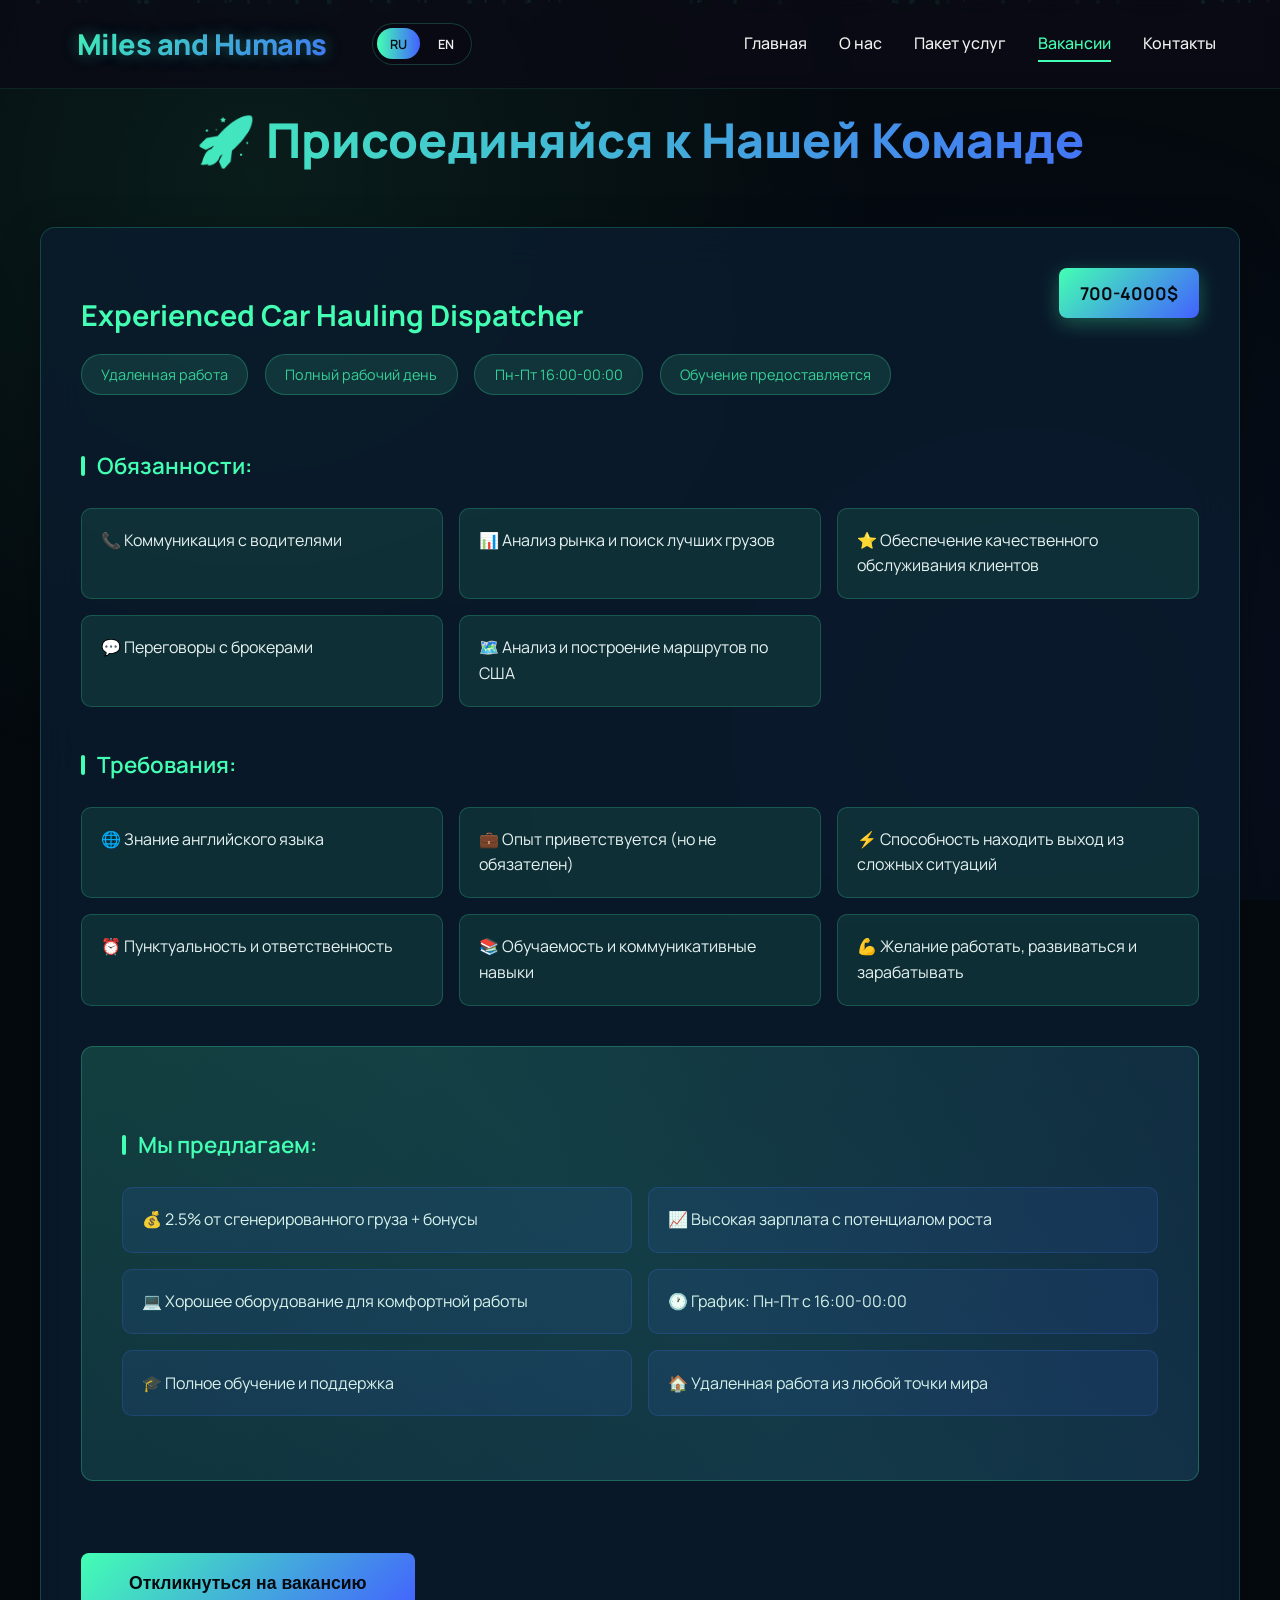
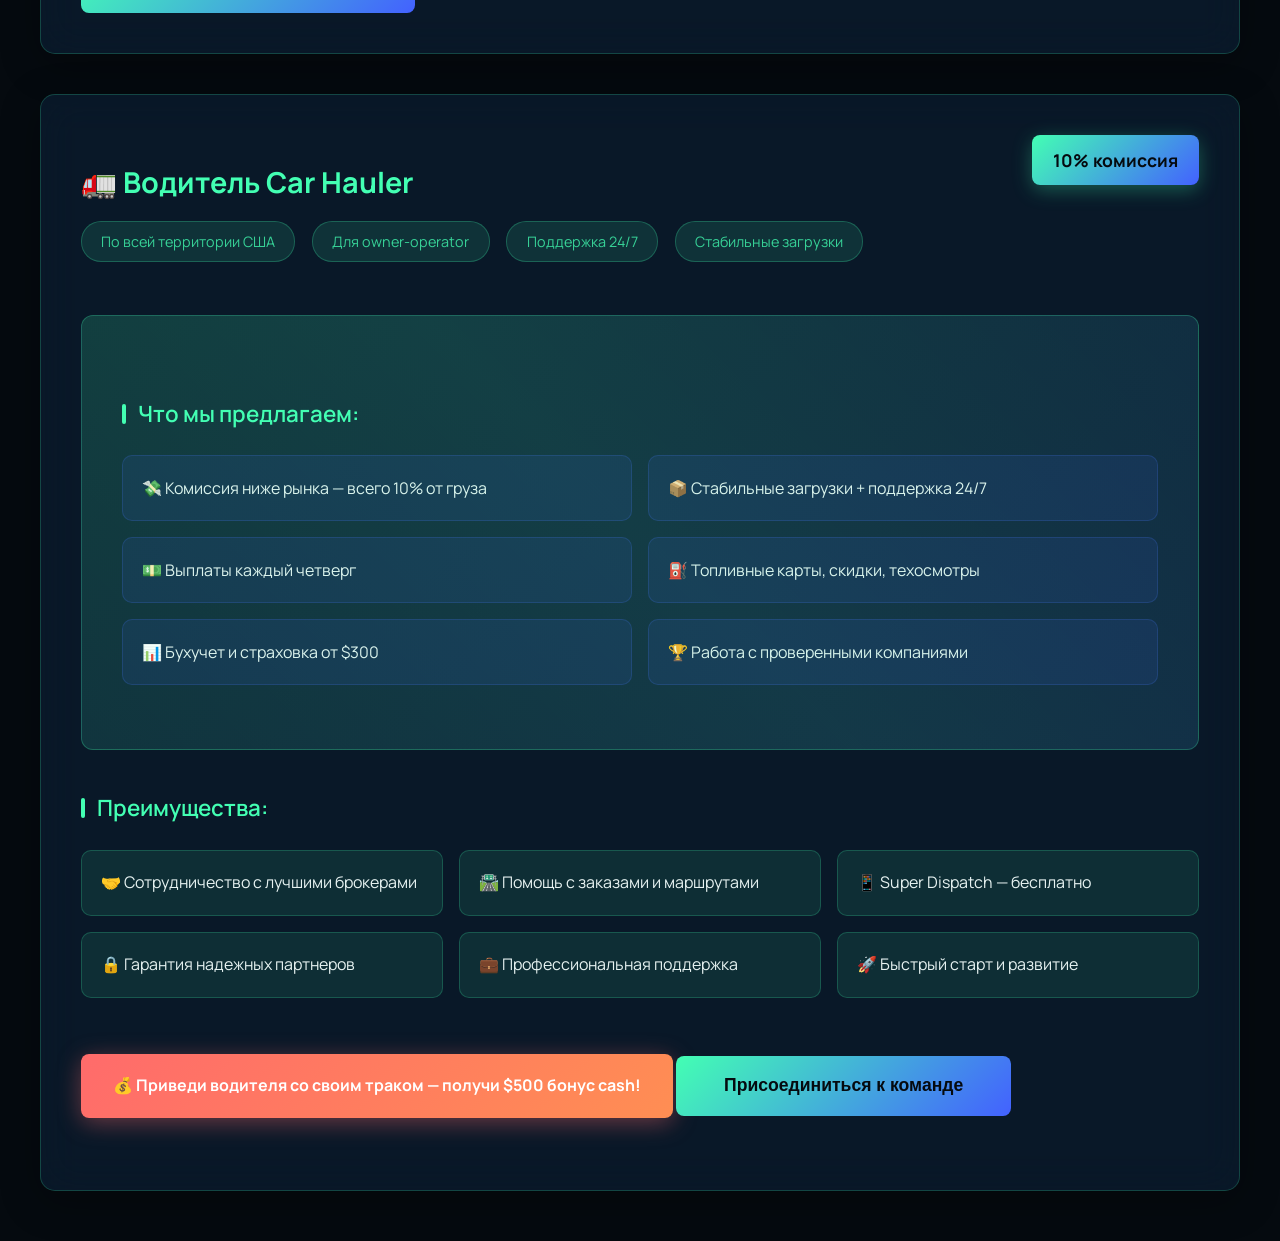
<file: vacancies.html>
<!DOCTYPE html>
<html lang="ru">
<head>
    <meta charset="UTF-8">
    <meta name="viewport" content="width=device-width, initial-scale=1.0">
    <title>Вакансии - Miles and Humans</title>
    <link href="https://fonts.googleapis.com/css2?family=Manrope:wght@300;400;600;800&display=swap" rel="stylesheet">
    <link rel="stylesheet" href="https://cdnjs.cloudflare.com/ajax/libs/font-awesome/6.4.0/css/all.min.css">
    <link rel="stylesheet" href="style.css">
</head>
<body>
    <!-- Фоновые элементы -->
    <div class="bg-3d"></div>
    <div class="particles" id="particles"></div>

    <header class="top-nav">
        <div class="logo-container">
            <div class="logo">Miles and Humans</div>
            <!-- LANGUAGE SWITCHER -->
            <div class="lang-switcher">
                <button class="lang-btn active" data-lang="ru">RU</button>
                <button class="lang-btn" data-lang="en">EN</button>
            </div>
        </div>
        <nav>
            <a href="index.html" data-ru="Главная" data-en="Home">Главная</a>
            <a href="about.html" data-ru="О нас" data-en="About">О нас</a>
            <a href="services.html" data-ru="Пакет услуг" data-en="Services">Пакет услуг</a>
            <a href="vacancies.html" data-ru="Вакансии" data-en="Careers">Вакансии</a>
            <a href="contact.html" data-ru="Контакты" data-en="Contact">Контакты</a>
        </nav>
    </header>

    <div class="vacancies-container">
        <h1 class="page-title" data-ru="🚀 Присоединяйся к Нашей Команде" data-en="🚀 Join Our Team">🚀 Присоединяйся к Нашей Команде</h1>

        <!-- Вакансия диспетчера -->
        <div class="vacancy-card">
            <div class="vacancy-header">
                <div>
                    <h2 class="vacancy-title" data-ru="Experienced Car Hauling Dispatcher" data-en="Experienced Car Hauling Dispatcher">Experienced Car Hauling Dispatcher</h2>
                    <div class="vacancy-subtitle">
                        <span class="tag" data-ru="Удаленная работа" data-en="Remote Work">Удаленная работа</span>
                        <span class="tag" data-ru="Полный рабочий день" data-en="Full Time">Полный рабочий день</span>
                        <span class="tag" data-ru="Пн-Пт 16:00-00:00" data-en="Mon-Fri 16:00-00:00">Пн-Пт 16:00-00:00</span>
                        <span class="tag" data-ru="Обучение предоставляется" data-en="Training Provided">Обучение предоставляется</span>
                    </div>
                </div>
                <div class="salary">700-4000$</div>
            </div>

            <h3 class="section-title" data-ru="Обязанности:" data-en="Responsibilities:">Обязанности:</h3>
            <div class="requirements-grid">
                <div class="requirement-item" data-ru="📞 Коммуникация с водителями" data-en="📞 Communication with drivers">📞 Коммуникация с водителями</div>
                <div class="requirement-item" data-ru="📊 Анализ рынка и поиск лучших грузов" data-en="📊 Market analysis and finding the best loads">📊 Анализ рынка и поиск лучших грузов</div>
                <div class="requirement-item" data-ru="⭐ Обеспечение качественного обслуживания клиентов" data-en="⭐ Providing quality customer service">⭐ Обеспечение качественного обслуживания клиентов</div>
                <div class="requirement-item" data-ru="💬 Переговоры с брокерами" data-en="💬 Negotiations with brokers">💬 Переговоры с брокерами</div>
                <div class="requirement-item" data-ru="🗺️ Анализ и построение маршрутов по США" data-en="🗺️ Analysis and route planning across USA">🗺️ Анализ и построение маршрутов по США</div>
            </div>

            <h3 class="section-title" data-ru="Требования:" data-en="Requirements:">Требования:</h3>
            <div class="requirements-grid">
                <div class="requirement-item" data-ru="🌐 Знание английского языка" data-en="🌐 English language knowledge">🌐 Знание английского языка</div>
                <div class="requirement-item" data-ru="💼 Опыт приветствуется (но не обязателен)" data-en="💼 Experience welcome (but not required)">💼 Опыт приветствуется (но не обязателен)</div>
                <div class="requirement-item" data-ru="⚡ Способность находить выход из сложных ситуаций" data-en="⚡ Ability to find solutions in difficult situations">⚡ Способность находить выход из сложных ситуаций</div>
                <div class="requirement-item" data-ru="⏰ Пунктуальность и ответственность" data-en="⏰ Punctuality and responsibility">⏰ Пунктуальность и ответственность</div>
                <div class="requirement-item" data-ru="📚 Обучаемость и коммуникативные навыки" data-en="📚 Learning ability and communication skills">📚 Обучаемость и коммуникативные навыки</div>
                <div class="requirement-item" data-ru="💪 Желание работать, развиваться и зарабатывать" data-en="💪 Desire to work, develop and earn">💪 Желание работать, развиваться и зарабатывать</div>
            </div>

            <div class="highlight-box">
                <h3 class="section-title" data-ru="Мы предлагаем:" data-en="We Offer:">Мы предлагаем:</h3>
                <div class="offer-grid">
                    <div class="offer-item" data-ru="💰 2.5% от сгенерированного груза + бонусы" data-en="💰 2.5% of generated load + bonuses">💰 2.5% от сгенерированного груза + бонусы</div>
                    <div class="offer-item" data-ru="📈 Высокая зарплата с потенциалом роста" data-en="📈 High salary with growth potential">📈 Высокая зарплата с потенциалом роста</div>
                    <div class="offer-item" data-ru="💻 Хорошее оборудование для комфортной работы" data-en="💻 Good equipment for comfortable work">💻 Хорошее оборудование для комфортной работы</div>
                    <div class="offer-item" data-ru="🕐 График: Пн-Пт с 16:00-00:00" data-en="🕐 Schedule: Mon-Fri 16:00-00:00">🕐 График: Пн-Пт с 16:00-00:00</div>
                    <div class="offer-item" data-ru="🎓 Полное обучение и поддержка" data-en="🎓 Complete training and support">🎓 Полное обучение и поддержка</div>
                    <div class="offer-item" data-ru="🏠 Удаленная работа из любой точки мира" data-en="🏠 Remote work from anywhere in the world">🏠 Удаленная работа из любой точки мира</div>
                </div>
            </div>

            <button class="apply-button" data-vacancy="dispatcher" data-ru="Откликнуться на вакансию" data-en="Apply for Position">Откликнуться на вакансию</button>
        </div>

        <!-- Вакансия водителя -->
        <div class="vacancy-card">
            <div class="vacancy-header">
                <div>
                    <h2 class="vacancy-title" data-ru="🚛 Водитель Car Hauler" data-en="🚛 Car Hauler Driver">🚛 Водитель Car Hauler</h2>
                    <div class="vacancy-subtitle">
                        <span class="tag" data-ru="По всей территории США" data-en="Nationwide USA">По всей территории США</span>
                        <span class="tag" data-ru="Для owner-operator" data-en="For owner-operators">Для owner-operator</span>
                        <span class="tag" data-ru="Поддержка 24/7" data-en="24/7 Support">Поддержка 24/7</span>
                        <span class="tag" data-ru="Стабильные загрузки" data-en="Stable Loads">Стабильные загрузки</span>
                    </div>
                </div>
                <div class="salary" data-ru="10% комиссия" data-en="10% Commission">10% комиссия</div>
            </div>

            <div class="highlight-box">
                <h3 class="section-title" data-ru="Что мы предлагаем:" data-en="What We Offer:">Что мы предлагаем:</h3>
                <div class="offer-grid">
                    <div class="offer-item" data-ru="💸 Комиссия ниже рынка — всего 10% от груза" data-en="💸 Below market commission - only 10% of load">💸 Комиссия ниже рынка — всего 10% от груза</div>
                    <div class="offer-item" data-ru="📦 Стабильные загрузки + поддержка 24/7" data-en="📦 Stable loads + 24/7 support">📦 Стабильные загрузки + поддержка 24/7</div>
                    <div class="offer-item" data-ru="💵 Выплаты каждый четверг" data-en="💵 Payments every Thursday">💵 Выплаты каждый четверг</div>
                    <div class="offer-item" data-ru="⛽ Топливные карты, скидки, техосмотры" data-en="⛽ Fuel cards, discounts, inspections">⛽ Топливные карты, скидки, техосмотры</div>
                    <div class="offer-item" data-ru="📊 Бухучет и страховка от $300" data-en="📊 Accounting and insurance from $300">📊 Бухучет и страховка от $300</div>
                    <div class="offer-item" data-ru="🏆 Работа с проверенными компаниями" data-en="🏆 Work with verified companies">🏆 Работа с проверенными компаниями</div>
                </div>
            </div>

            <h3 class="section-title" data-ru="Преимущества:" data-en="Advantages:">Преимущества:</h3>
            <div class="requirements-grid">
                <div class="requirement-item" data-ru="🤝 Сотрудничество с лучшими брокерами" data-en="🤝 Cooperation with top brokers">🤝 Сотрудничество с лучшими брокерами</div>
                <div class="requirement-item" data-ru="🛣️ Помощь с заказами и маршрутами" data-en="🛣️ Assistance with orders and routes">🛣️ Помощь с заказами и маршрутами</div>
                <div class="requirement-item" data-ru="📱 Super Dispatch — бесплатно" data-en="📱 Super Dispatch - free">📱 Super Dispatch — бесплатно</div>
                <div class="requirement-item" data-ru="🔒 Гарантия надежных партнеров" data-en="🔒 Guarantee of reliable partners">🔒 Гарантия надежных партнеров</div>
                <div class="requirement-item" data-ru="💼 Профессиональная поддержка" data-en="💼 Professional support">💼 Профессиональная поддержка</div>
                <div class="requirement-item" data-ru="🚀 Быстрый старт и развитие" data-en="🚀 Fast start and development">🚀 Быстрый старт и развитие</div>
            </div>

            <div class="bonus-badge" onclick="showBonusModal()" data-ru="💰 Приведи водителя со своим траком — получи $500 бонус cash!" data-en="💰 Refer a driver with their own truck - get $500 cash bonus!">
                💰 Приведи водителя со своим траком — получи $500 бонус cash!
            </div>

            <button class="apply-button" data-vacancy="driver" data-ru="Присоединиться к команде" data-en="Join Our Team">Присоединиться к команде</button>
        </div>
    </div>

    <script>
        // LANGUAGE SWITCHER SCRIPT
        class LanguageManager {
            constructor() {
                this.currentLang = 'ru';
                this.init();
            }

            init() {
                // Add event listeners to language buttons
                document.querySelectorAll('.lang-btn').forEach(btn => {
                    btn.addEventListener('click', (e) => {
                        const lang = e.target.dataset.lang;
                        this.switchLanguage(lang);
                    });
                });

                // Check for saved language preference
                const savedLang = localStorage.getItem('preferred-language');
                if (savedLang && savedLang !== 'ru') {
                    this.switchLanguage(savedLang);
                }
            }

            switchLanguage(lang) {
                if (lang === this.currentLang) return;

                // Update active button
                document.querySelectorAll('.lang-btn').forEach(btn => {
                    btn.classList.toggle('active', btn.dataset.lang === lang);
                });

                // Update all elements with data attributes
                document.querySelectorAll('[data-ru], [data-en]').forEach(element => {
                    if (element.hasAttribute(`data-${lang}`)) {
                        const newText = element.getAttribute(`data-${lang}`);
                        
                        if (element.tagName === 'INPUT' || element.tagName === 'TEXTAREA') {
                            element.value = newText;
                        } else if (element.hasAttribute('data-html')) {
                            element.innerHTML = newText;
                        } else {
                            element.textContent = newText;
                        }
                    }
                });

                // Update page title
                const titleElement = document.querySelector('title');
                if (titleElement) {
                    if (lang === 'ru') {
                        titleElement.textContent = 'Вакансии - Miles and Humans';
                    } else {
                        titleElement.textContent = 'Careers - Miles and Humans';
                    }
                }

                // Update HTML lang attribute
                document.documentElement.lang = lang;

                this.currentLang = lang;
                localStorage.setItem('preferred-language', lang);
            }
        }

        // Создание партиклов
        function createParticles() {
            const particlesContainer = document.getElementById('particles');
            const particleCount = 50;
            
            for (let i = 0; i < particleCount; i++) {
                const particle = document.createElement('div');
                particle.className = 'particle';
                particle.style.left = Math.random() * 100 + 'vw';
                particle.style.animationDelay = Math.random() * 6 + 's';
                particle.style.animationDuration = (3 + Math.random() * 4) + 's';
                particle.style.opacity = Math.random() * 0.7 + 0.3;
                particle.style.width = particle.style.height = (2 + Math.random() * 3) + 'px';
                particlesContainer.appendChild(particle);
            }
        }

        // Обработчики для кнопок отклика
        document.querySelectorAll('.apply-button').forEach(button => {
            button.addEventListener('click', function() {
                const vacancy = this.getAttribute('data-vacancy');
                const vacancyTitle = this.closest('.vacancy-card').querySelector('.vacancy-title').textContent;
                
                // Анимация нажатия
                this.style.transform = 'scale(0.95)';
                setTimeout(() => {
                    this.style.transform = '';
                }, 150);
                
                // Сохраняем информацию о вакансии в localStorage
                localStorage.setItem('selectedVacancy', vacancyTitle);
                localStorage.setItem('vacancyType', vacancy);
                
                // Плавный переход на страницу контактов
                setTimeout(() => {
                    window.location.href = 'contact.html';
                }, 300);
            });
        });

        // Показ модального окна для бонуса
        function showBonusModal() {
            const currentLang = localStorage.getItem('preferred-language') || 'ru';
            if (currentLang === 'ru') {
                alert('🎁 Бонусная программа!\n\nЗа каждого приведенного водителя с собственным траком вы получаете $500 наличными после его успешного трудоустройства и прохождения испытательного срока.');
            } else {
                alert('🎁 Bonus Program!\n\nFor every referred driver with their own truck, you get $500 cash after their successful employment and probation period.');
            }
        }

        // Инициализация
        document.addEventListener('DOMContentLoaded', function() {
            // Initialize language manager
            new LanguageManager();
            
            createParticles();
            
            // Добавляем интерактивность тегам
            document.querySelectorAll('.tag').forEach(tag => {
                tag.addEventListener('click', function() {
                    this.style.background = 'rgba(67, 255, 179, 0.3)';
                    setTimeout(() => {
                        this.style.background = '';
                    }, 300);
                });
            });
        });

        // Параллакс эффект для фона
        document.addEventListener('mousemove', function(e) {
            const bg = document.querySelector('.bg-3d');
            const x = e.clientX / window.innerWidth;
            const y = e.clientY / window.innerHeight;
            
            bg.style.transform = `translate(${x * 20}px, ${y * 20}px)`;
        });
    </script>
</body>
</html>
</file>
<file: style.css>
/* ====== GLOBAL ====== */
:root {
    --neon-green: #43FFB3;
    --neon-blue: #4361FF;
    --dark-bg: #050A0F;
    --card-bg: rgba(10, 28, 47, 0.8);
}

html {
    scroll-padding-top: 70px;
}

body {
    margin: 0;
    padding-top: 70px;
    background: var(--dark-bg);
    color: #E6F2F1;
    font-family: 'Manrope', sans-serif;
    overflow-x: hidden;
    line-height: 1.6;
}

/* Футуристический фон */
.bg-3d {
    position: fixed;
    top: 0;
    left: 0;
    width: 100%;
    height: 100%;
    background: 
        radial-gradient(circle at 20% 20%, rgba(67, 255, 179, 0.08) 0%, transparent 50%),
        radial-gradient(circle at 80% 80%, rgba(67, 97, 255, 0.08) 0%, transparent 50%);
    z-index: -1;
    transition: transform 0.1s linear;
    pointer-events: none;
}

/* LANGUAGE SWITCHER */
.lang-switcher {
    position: relative;
    top: auto;
    left: auto;
    transform: none;
    background: rgba(10, 10, 20, 0.8);
    backdrop-filter: blur(10px);
    border: 1px solid rgba(67, 255, 179, 0.2);
    border-radius: 25px;
    padding: 0.3rem;
    display: flex;
    gap: 0.3rem;
    margin-right: 2rem;
}

.lang-btn {
    background: transparent;
    border: none;
    color: #F0F0F0;
    padding: 0.4rem 0.8rem;
    border-radius: 20px;
    cursor: pointer;
    transition: all 0.3s ease;
    font-family: 'Manrope', sans-serif;
    font-weight: 600;
    font-size: 0.8rem;
}

.lang-btn.active {
    background: linear-gradient(90deg, var(--neon-green), var(--neon-blue));
    color: var(--dark-bg);
}

.lang-btn:hover:not(.active) {
    color: var(--neon-green);
    background: rgba(67, 255, 179, 0.1);
}

/* ====== HEADER ====== */
.top-nav {
    display: flex;
    justify-content: space-between;
    align-items: center;
    padding: 1rem 5%;
    position: fixed;
    width: 100%;
    top: 0;
    z-index: 100;
    background: rgba(10, 10, 20, 0.8);
    backdrop-filter: blur(10px);
    border-bottom: 1px solid rgba(67, 255, 179, 0.1);
    box-sizing: border-box;
}

.logo-container {
    display: flex;
    align-items: center;
    gap: 2rem;
}

.logo {
    font-weight: 800;
    font-size: 1.8rem;
    background: linear-gradient(135deg, #43FFB3 0%, #4361FF 50%, #43FFB3 100%);
    -webkit-background-clip: text;
    background-clip: text;
    color: transparent;
    letter-spacing: -0.5px;
    position: relative;
    animation: 
        subtleGlow 8s ease-in-out infinite,
        microFloat 12s ease-in-out infinite,
        gradientShift 15s ease-in-out infinite;
    text-shadow: 
        0 0 15px rgba(67, 255, 179, 0.3),
        0 0 25px rgba(67, 97, 255, 0.15);
    padding: 0.3rem 0.8rem;
    border-radius: 15px;
    transition: all 0.6s cubic-bezier(0.25, 0.46, 0.45, 0.94);
    background-size: 200% 200%;
}

.top-nav nav {
    display: flex;
    gap: 2rem;
}

.top-nav a {
    color: #F0F0F0;
    text-decoration: none;
    font-weight: 500;
    transition: all 0.3s ease;
    position: relative;
    font-size: 1rem;
}

.top-nav a:hover {
    color: var(--neon-green);
}

.top-nav a::after {
    content: '';
    position: absolute;
    bottom: -5px;
    left: 0;
    width: 0;
    height: 2px;
    background: var(--neon-green);
    transition: width 0.3s ease;
}

.top-nav a:hover::after {
    width: 100%;
}

/* Активная ссылка */
.top-nav a[href*="vacancies.html"] {
    color: var(--neon-green);
}

.top-nav a[href*="vacancies.html"]::after {
    width: 100%;
}

/* ====== VACANCIES ====== */
.vacancies-container {
    max-width: 1200px;
    margin: 30px auto 50px;
    padding: 0 20px;
    position: relative;
    z-index: 10;
}

.page-title {
    text-align: center;
    font-size: 3rem;
    font-weight: 800;
    margin-bottom: 3rem;
    background: linear-gradient(90deg, #43FFB3, #4361FF);
    -webkit-background-clip: text;
    color: transparent;
    opacity: 0;
    transform: translateY(30px);
    animation: fadeInUp 1s ease 0.3s forwards;
}

.vacancy-card {
    background: var(--card-bg);
    border-radius: 15px;
    padding: 2.5rem;
    margin-bottom: 2.5rem;
    border: 1px solid rgba(67, 255, 179, 0.2);
    backdrop-filter: blur(20px);
    box-shadow: 0 10px 40px rgba(0,0,0,0.3);
    opacity: 0;
    transform: translateY(40px);
    animation: fadeInUp 1s ease forwards;
    transition: all 0.4s cubic-bezier(0.22, 0.61, 0.36, 1);
    position: relative;
    overflow: hidden;
}

.vacancy-card::before {
    content: '';
    position: absolute;
    top: 0;
    left: -100%;
    width: 100%;
    height: 100%;
    background: linear-gradient(90deg, transparent, rgba(67, 255, 179, 0.1), transparent);
    transition: left 0.6s ease;
}

.vacancy-card:hover::before {
    left: 100%;
}

.vacancy-card:hover {
    transform: translateY(-10px);
    border-color: rgba(67, 255, 179, 0.4);
    box-shadow: 0 20px 60px rgba(67, 255, 179, 0.2);
}

.vacancy-card:nth-child(2) {
    animation-delay: 0.5s;
}

.vacancy-header {
    display: flex;
    justify-content: space-between;
    align-items: flex-start;
    margin-bottom: 2rem;
    flex-wrap: wrap;
    gap: 1.5rem;
}

.vacancy-title {
    font-size: 1.8rem;
    color: var(--neon-green);
    margin-bottom: 1rem;
    font-weight: 700;
}

.vacancy-subtitle {
    color: #E6F2F1;
    opacity: 0.8;
    font-size: 1.1rem;
}

.salary {
    background: linear-gradient(135deg, var(--neon-green), var(--neon-blue));
    color: var(--dark-bg);
    padding: 0.7rem 1.3rem;
    border-radius: 8px;
    font-weight: 700;
    font-size: 1.1rem;
    box-shadow: 0 5px 20px rgba(67, 255, 179, 0.3);
    animation: pulse 2s infinite;
}

.section-title {
    font-size: 1.4rem;
    color: var(--neon-green);
    margin: 2.5rem 0 1.5rem;
    font-weight: 600;
    position: relative;
    padding-left: 1rem;
}

.section-title::before {
    content: '';
    position: absolute;
    left: 0;
    top: 50%;
    transform: translateY(-50%);
    width: 4px;
    height: 20px;
    background: var(--neon-green);
    border-radius: 2px;
}

.requirements-grid, .offer-grid {
    display: grid;
    grid-template-columns: repeat(auto-fit, minmax(350px, 1fr));
    gap: 1rem;
    margin: 1.5rem 0;
}

.requirement-item, .offer-item {
    background: rgba(67, 255, 179, 0.1);
    padding: 1.2rem;
    border-radius: 10px;
    border: 1px solid rgba(67, 255, 179, 0.2);
    transition: all 0.3s ease;
    position: relative;
    overflow: hidden;
}

.requirement-item::before, .offer-item::before {
    content: '';
    position: absolute;
    top: 0;
    left: 0;
    width: 3px;
    height: 100%;
    background: var(--neon-green);
    transform: scaleY(0);
    transition: transform 0.3s ease;
}

.requirement-item:hover::before, .offer-item:hover::before {
    transform: scaleY(1);
}

.requirement-item:hover, .offer-item:hover {
    background: rgba(67, 255, 179, 0.15);
    transform: translateX(5px);
}

.offer-item {
    background: rgba(67, 104, 255, 0.1);
    border-color: rgba(67, 104, 255, 0.2);
}

.offer-item::before {
    background: var(--neon-blue);
}

.highlight-box {
    background: linear-gradient(135deg, rgba(67, 255, 179, 0.1), rgba(67, 104, 255, 0.1));
    border: 1px solid rgba(67, 255, 179, 0.3);
    border-radius: 12px;
    padding: 2.5rem;
    margin: 2.5rem 0;
    position: relative;
    overflow: hidden;
}

.highlight-box::after {
    content: '';
    position: absolute;
    top: -50%;
    left: -50%;
    width: 200%;
    height: 200%;
    background: linear-gradient(45deg, transparent, rgba(67, 255, 179, 0.1), transparent);
    animation: shine 3s infinite;
}

.bonus-badge {
    background: linear-gradient(135deg, #FF6B6B, #FF8E53);
    color: white;
    padding: 1.2rem 2rem;
    border-radius: 8px;
    font-weight: 700;
    display: inline-block;
    margin: 2rem 0;
    box-shadow: 0 5px 25px rgba(255, 107, 107, 0.4);
    animation: bounce 2s infinite;
    cursor: pointer;
    transition: all 0.3s ease;
}

.bonus-badge:hover {
    transform: scale(1.05);
    box-shadow: 0 8px 30px rgba(255, 107, 107, 0.6);
}

.apply-button {
    background: linear-gradient(135deg, var(--neon-green), var(--neon-blue));
    color: var(--dark-bg);
    border: none;
    padding: 1.2rem 3rem;
    font-size: 1.1rem;
    border-radius: 8px;
    cursor: pointer;
    transition: all 0.3s ease;
    margin-top: 2rem;
    font-weight: 700;
    position: relative;
    overflow: hidden;
}

.apply-button::before {
    content: '';
    position: absolute;
    top: 0;
    left: -100%;
    width: 100%;
    height: 100%;
    background: linear-gradient(90deg, transparent, rgba(255,255,255,0.3), transparent);
    transition: left 0.5s ease;
}

.apply-button:hover::before {
    left: 100%;
}

.apply-button:hover {
    transform: translateY(-3px);
    box-shadow: 0 10px 30px rgba(67, 255, 179, 0.4);
}

.tag {
    display: inline-block;
    background: rgba(67, 255, 179, 0.15);
    color: var(--neon-green);
    padding: 0.5rem 1.2rem;
    border-radius: 20px;
    font-size: 0.9rem;
    margin-right: 0.8rem;
    margin-bottom: 0.8rem;
    border: 1px solid rgba(67, 255, 179, 0.3);
    transition: all 0.3s ease;
}

.tag:hover {
    background: rgba(67, 255, 179, 0.25);
    transform: translateY(-2px);
}

/* ====== HERO ====== */
.home {
    padding-top: 60px;
    text-align: center;
}

.home h1 {
    font-size: 60px;
    font-weight: 800;
    background: linear-gradient(90deg, #43FFB3, #0B3B2E);
    -webkit-background-clip: text;
    color: transparent;
}

.home p {
    font-size: 20px;
    opacity: .8;
}

/* ====== SLIDER ====== */
.slider {
    width: 100%;
    margin-top: 60px;
    position: relative;
}

.slides {
    display: flex;
    transition: transform 1.1s cubic-bezier(.22,.61,.36,1);
}

.slide {
    min-width: 100%;
    padding: 60px 10%;
    text-align: center;
}

.slide h2 {
    font-size: 36px;
    color: #43FFB3;
}

.services-list, .why-list {
    margin-top: 30px;
    font-size: 18px;
}

.service-item h3 {
    color: #43FFB3;
}

/* ====== BUTTONS ====== */
.slider-btn {
    position: absolute;
    top: 50%;
    transform: translateY(-50%);
    background: rgba(67,255,179,0.1);
    border: 1px solid rgba(67,255,179,0.3);
    color: #43FFB3;
    padding: 10px 16px;
    cursor: pointer;
    font-size: 20px;
    backdrop-filter: blur(10px);
    transition: .3s;
}

.slider-btn:hover {
    background: rgba(67,255,179,0.2);
}

.prev { left: 20px; }
.next { right: 20px; }

/* DOTS */
.dots {
    display: flex;
    justify-content: center;
    margin-top: 20px;
}

.dot {
    width: 10px; height: 10px;
    background: rgba(67,255,179,0.25);
    margin: 0 6px;
    border-radius: 50%;
    transition: .3s;
}

.dot.active {
    background: #43FFB3;
    box-shadow: 0 0 8px #43FFB3;
}

/* CTA Button */
.cta-btn {
    display: inline-block;
    margin-top: 20px;
    padding: 12px 25px;
    border: 1px solid #43FFB3;
    color: #43FFB3;
    border-radius: 6px;
    transition: .3s;
}

.cta-btn:hover {
    background: #43FFB3;
    color: #050A0F;
}

/* TEAM AVATARS */
.team-avatar {
    width: 100px;
    height: 100px;
    border-radius: 50%;
    margin: 0 auto 1.5rem;
    overflow: hidden;
    border: 3px solid transparent;
    background: linear-gradient(135deg, var(--neon-green), var(--neon-blue));
    position: relative;
    padding: 3px;
}

.avatar-img {
    width: 100%;
    height: 100%;
    object-fit: cover;
    border-radius: 50%;
    display: block;
    transition: transform 0.3s ease, filter 0.3s ease;
}

.team-card:hover .avatar-img {
    transform: scale(1.08);
    filter: brightness(1.15);
}

.team-avatar::before {
    content: '';
    position: absolute;
    top: 0;
    left: 0;
    width: 100%;
    height: 100%;
    border-radius: 50%;
    background: linear-gradient(135deg, var(--neon-green), var(--neon-blue));
    display: flex;
    align-items: center;
    justify-content: center;
    color: var(--dark-bg);
    font-weight: 800;
    font-size: 1.2rem;
}

/* Партиклы для фона */
.particles {
    position: fixed;
    top: 0;
    left: 0;
    width: 100%;
    height: 100%;
    z-index: -1;
    pointer-events: none;
}

.particle {
    position: absolute;
    width: 4px;
    height: 4px;
    background: var(--neon-green);
    border-radius: 50%;
    animation: float 6s infinite linear;
}

/* Анимации */
@keyframes fadeInUp {
    to {
        opacity: 1;
        transform: translateY(0);
    }
}

@keyframes pulse {
    0%, 100% { transform: scale(1); }
    50% { transform: scale(1.05); }
}

@keyframes bounce {
    0%, 20%, 50%, 80%, 100% { transform: translateY(0); }
    40% { transform: translateY(-10px); }
    60% { transform: translateY(-5px); }
}

@keyframes shine {
    0% { transform: translateX(-100%) translateY(-100%) rotate(45deg); }
    100% { transform: translateX(100%) translateY(100%) rotate(45deg); }
}

@keyframes float {
    0% {
        transform: translateY(100vh) rotate(0deg);
        opacity: 0;
    }
    10% {
        opacity: 1;
    }
    90% {
        opacity: 1;
    }
    100% {
        transform: translateY(-100px) rotate(360deg);
        opacity: 0;
    }
}

@keyframes subtleGlow {
    0%, 100% { text-shadow: 0 0 15px rgba(67, 255, 179, 0.3), 0 0 25px rgba(67, 97, 255, 0.15); }
    50% { text-shadow: 0 0 20px rgba(67, 255, 179, 0.5), 0 0 35px rgba(67, 97, 255, 0.25); }
}

@keyframes microFloat {
    0%, 100% { transform: translateY(0); }
    50% { transform: translateY(-2px); }
}

@keyframes gradientShift {
    0%, 100% { background-position: 0% 50%; }
    50% { background-position: 100% 50%; }
}

/* LANGUAGE TRANSITIONS */
[data-lang] {
    transition: opacity 0.3s ease;
}

/* RESPONSIVE DESIGN */
@media (max-width: 768px) {
    .top-nav {
        flex-direction: column;
        padding: 1rem 5%;
    }

    .top-nav nav {
        margin-top: 1rem;
        gap: 1.5rem;
    }

    .lang-switcher {
        margin-right: 0;
        margin-top: 1rem;
    }

    .logo-container {
        flex-direction: column;
        gap: 1rem;
    }

    .logo {
        font-size: 1.5rem;
        padding: 0.3rem 0.8rem;
    }

    .vacancy-header {
        flex-direction: column;
    }
    
    .vacancies-container {
        margin-top: 30px;
    }
    
    .page-title {
        font-size: 2.2rem;
    }
    
    .requirements-grid, .offer-grid {
        grid-template-columns: 1fr;
    }
    
    .vacancy-card {
        padding: 2rem;
    }
    
    body {
        padding-top: 80px;
    }
    
    .home {
        padding-top: 40px;
    }
    
    .home h1 {
        font-size: 40px;
    }
    
    .top-nav a {
        font-size: 0.9rem;
    }
}
</file>
